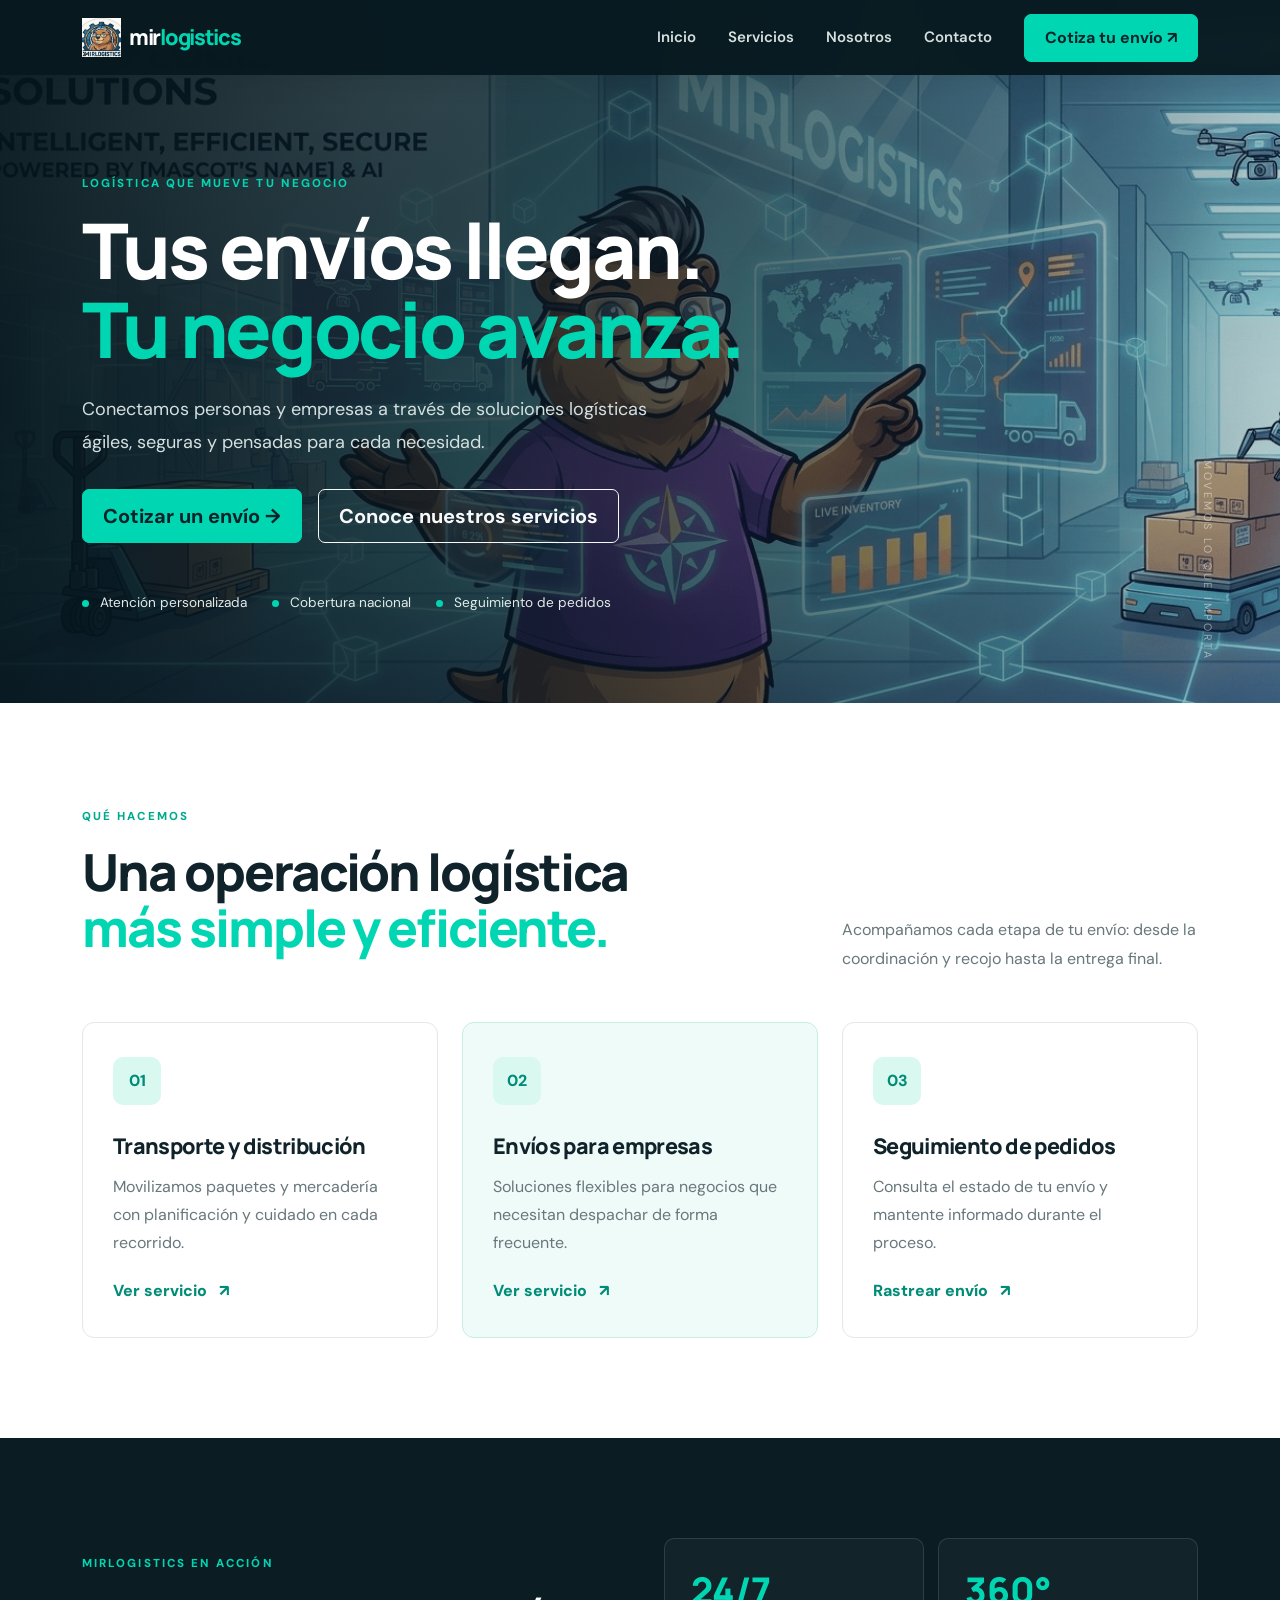
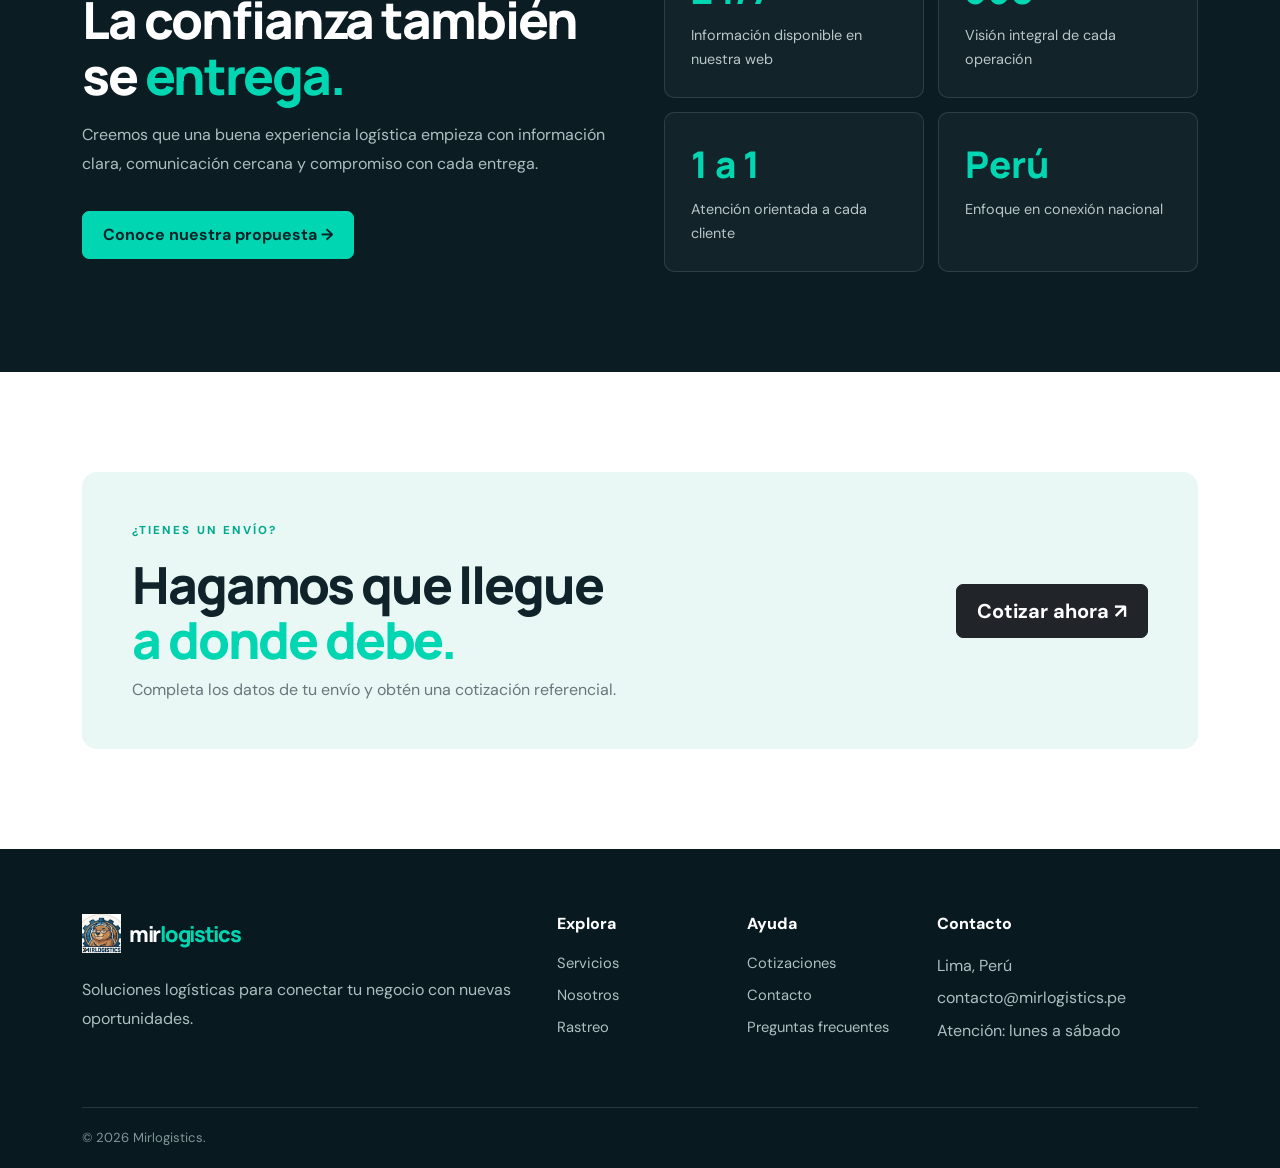
<file: index.html>
<!doctype html>
<html lang="es">
<head>
  <meta charset="utf-8"><meta name="viewport" content="width=device-width, initial-scale=1">
  <meta name="description" content="Mirlogistics: soluciones de transporte, distribución y seguimiento de envíos en Perú.">
  <title>Mirlogistics | Logística inteligente</title>
  <link rel="icon" href="IMAGENES/CASTOR%20LOGO.ico">
  <link rel="preconnect" href="https://fonts.googleapis.com"><link rel="preconnect" href="https://fonts.gstatic.com" crossorigin>
  <link href="https://fonts.googleapis.com/css2?family=DM+Sans:wght@400;500;600;700&family=Manrope:wght@400;500;600;700;800&display=swap" rel="stylesheet">
  <link href="https://cdn.jsdelivr.net/npm/bootstrap@5.3.3/dist/css/bootstrap.min.css" rel="stylesheet">
  <link rel="stylesheet" href="css/styles.css">
</head>
<body>
<nav class="navbar navbar-expand-lg navbar-dark fixed-top nav-glass">
 <div class="container"><a class="navbar-brand d-flex align-items-center gap-2" href="index.html"><img src="IMAGENES/CASTOR%20LOGO.ico" alt="Logo Mirlogistics"><span>mir<span class="brand-accent">logistics</span></span></a>
 <button class="navbar-toggler" type="button" data-bs-toggle="collapse" data-bs-target="#menu" aria-label="Abrir menú"><span class="navbar-toggler-icon"></span></button>
 <div class="collapse navbar-collapse" id="menu"><ul class="navbar-nav ms-auto align-items-lg-center gap-lg-3">
 <li class="nav-item"><a class="nav-link active" href="index.html">Inicio</a></li><li class="nav-item"><a class="nav-link" href="servicios.html">Servicios</a></li><li class="nav-item"><a class="nav-link" href="nosotros.html">Nosotros</a></li><li class="nav-item"><a class="nav-link" href="contacto.html">Contacto</a></li><li class="nav-item"><a class="btn btn-accent ms-lg-2" href="cotizar.html">Cotiza tu envío <span aria-hidden="true">↗</span></a></li>
 </ul></div></div>
</nav>
<header class="hero">
 <div class="hero-shade"></div><div class="container position-relative hero-content">
  <span class="eyebrow reveal">LOGÍSTICA QUE MUEVE TU NEGOCIO</span>
  <h1 class="reveal delay-1">Tus envíos llegan.<br><span>Tu negocio avanza.</span></h1>
  <p class="hero-copy reveal delay-2">Conectamos personas y empresas a través de soluciones logísticas ágiles, seguras y pensadas para cada necesidad.</p>
  <div class="d-flex flex-wrap gap-3 reveal delay-3"><a class="btn btn-accent btn-lg" href="cotizar.html">Cotizar un envío <span>→</span></a><a class="btn btn-outline-light btn-lg" href="servicios.html">Conoce nuestros servicios</a></div>
  <div class="hero-proof reveal delay-3"><span><i></i> Atención personalizada</span><span><i></i> Cobertura nacional</span><span><i></i> Seguimiento de pedidos</span></div>
 </div>
 <div class="hero-label">MOVEMOS LO QUE IMPORTA</div>
</header>
<main>
 <section class="section-pad"><div class="container"><div class="row align-items-end mb-5"><div class="col-lg-7"><span class="eyebrow">QUÉ HACEMOS</span><h2 class="section-title">Una operación logística<br><span>más simple y eficiente.</span></h2></div><div class="col-lg-4 ms-auto"><p class="muted mb-0">Acompañamos cada etapa de tu envío: desde la coordinación y recojo hasta la entrega final.</p></div></div>
 <div class="row g-4">
  <div class="col-md-4"><article class="service-card"><div class="service-icon">01</div><h3>Transporte y distribución</h3><p>Movilizamos paquetes y mercadería con planificación y cuidado en cada recorrido.</p><a href="servicios.html">Ver servicio <b>↗</b></a></article></div>
  <div class="col-md-4"><article class="service-card featured"><div class="service-icon">02</div><h3>Envíos para empresas</h3><p>Soluciones flexibles para negocios que necesitan despachar de forma frecuente.</p><a href="servicios.html">Ver servicio <b>↗</b></a></article></div>
  <div class="col-md-4"><article class="service-card"><div class="service-icon">03</div><h3>Seguimiento de pedidos</h3><p>Consulta el estado de tu envío y mantente informado durante el proceso.</p><a href="rastreo.html">Rastrear envío <b>↗</b></a></article></div>
 </div></div></section>
 <section class="dark-band section-pad"><div class="container"><div class="row g-5 align-items-center"><div class="col-lg-6"><span class="eyebrow">MIRLOGISTICS EN ACCIÓN</span><h2 class="section-title text-white">La confianza también<br>se <span>entrega.</span></h2><p class="text-soft mt-3">Creemos que una buena experiencia logística empieza con información clara, comunicación cercana y compromiso con cada entrega.</p><a class="btn btn-accent mt-3" href="nosotros.html">Conoce nuestra propuesta →</a></div><div class="col-lg-6"><div class="metric-grid"><div class="metric"><strong>24/7</strong><span>Información disponible en nuestra web</span></div><div class="metric"><strong>360°</strong><span>Visión integral de cada operación</span></div><div class="metric"><strong>1 a 1</strong><span>Atención orientada a cada cliente</span></div><div class="metric"><strong>Perú</strong><span>Enfoque en conexión nacional</span></div></div></div></div></div></section>
 <section class="section-pad"><div class="container"><div class="cta-panel"><div><span class="eyebrow">¿TIENES UN ENVÍO?</span><h2>Hagamos que llegue<br><span>a donde debe.</span></h2><p class="muted mb-0">Completa los datos de tu envío y obtén una cotización referencial.</p></div><a class="btn btn-dark btn-lg" href="cotizar.html">Cotizar ahora ↗</a></div></div></section>
</main>
<footer class="site-footer"><div class="container"><div class="row gy-4"><div class="col-lg-5"><a class="navbar-brand d-inline-flex align-items-center gap-2" href="index.html"><img src="IMAGENES/CASTOR%20LOGO.ico" alt=""><span>mir<span class="brand-accent">logistics</span></span></a><p class="text-soft mt-3">Soluciones logísticas para conectar tu negocio con nuevas oportunidades.</p></div><div class="col-6 col-lg-2"><h6>Explora</h6><a href="servicios.html">Servicios</a><a href="nosotros.html">Nosotros</a><a href="rastreo.html">Rastreo</a></div><div class="col-6 col-lg-2"><h6>Ayuda</h6><a href="cotizar.html">Cotizaciones</a><a href="contacto.html">Contacto</a><a href="contacto.html#preguntas">Preguntas frecuentes</a></div><div class="col-lg-3"><h6>Contacto</h6><p class="text-soft mb-1">Lima, Perú</p><p class="text-soft mb-1">contacto@mirlogistics.pe</p><p class="text-soft">Atención: lunes a sábado</p></div></div><div class="footer-bottom">© 2026 Mirlogistics.</div></div></footer>
<script src="https://cdn.jsdelivr.net/npm/bootstrap@5.3.3/dist/js/bootstrap.bundle.min.js"></script><script src="js/main.js"></script>
</body></html>
</file>
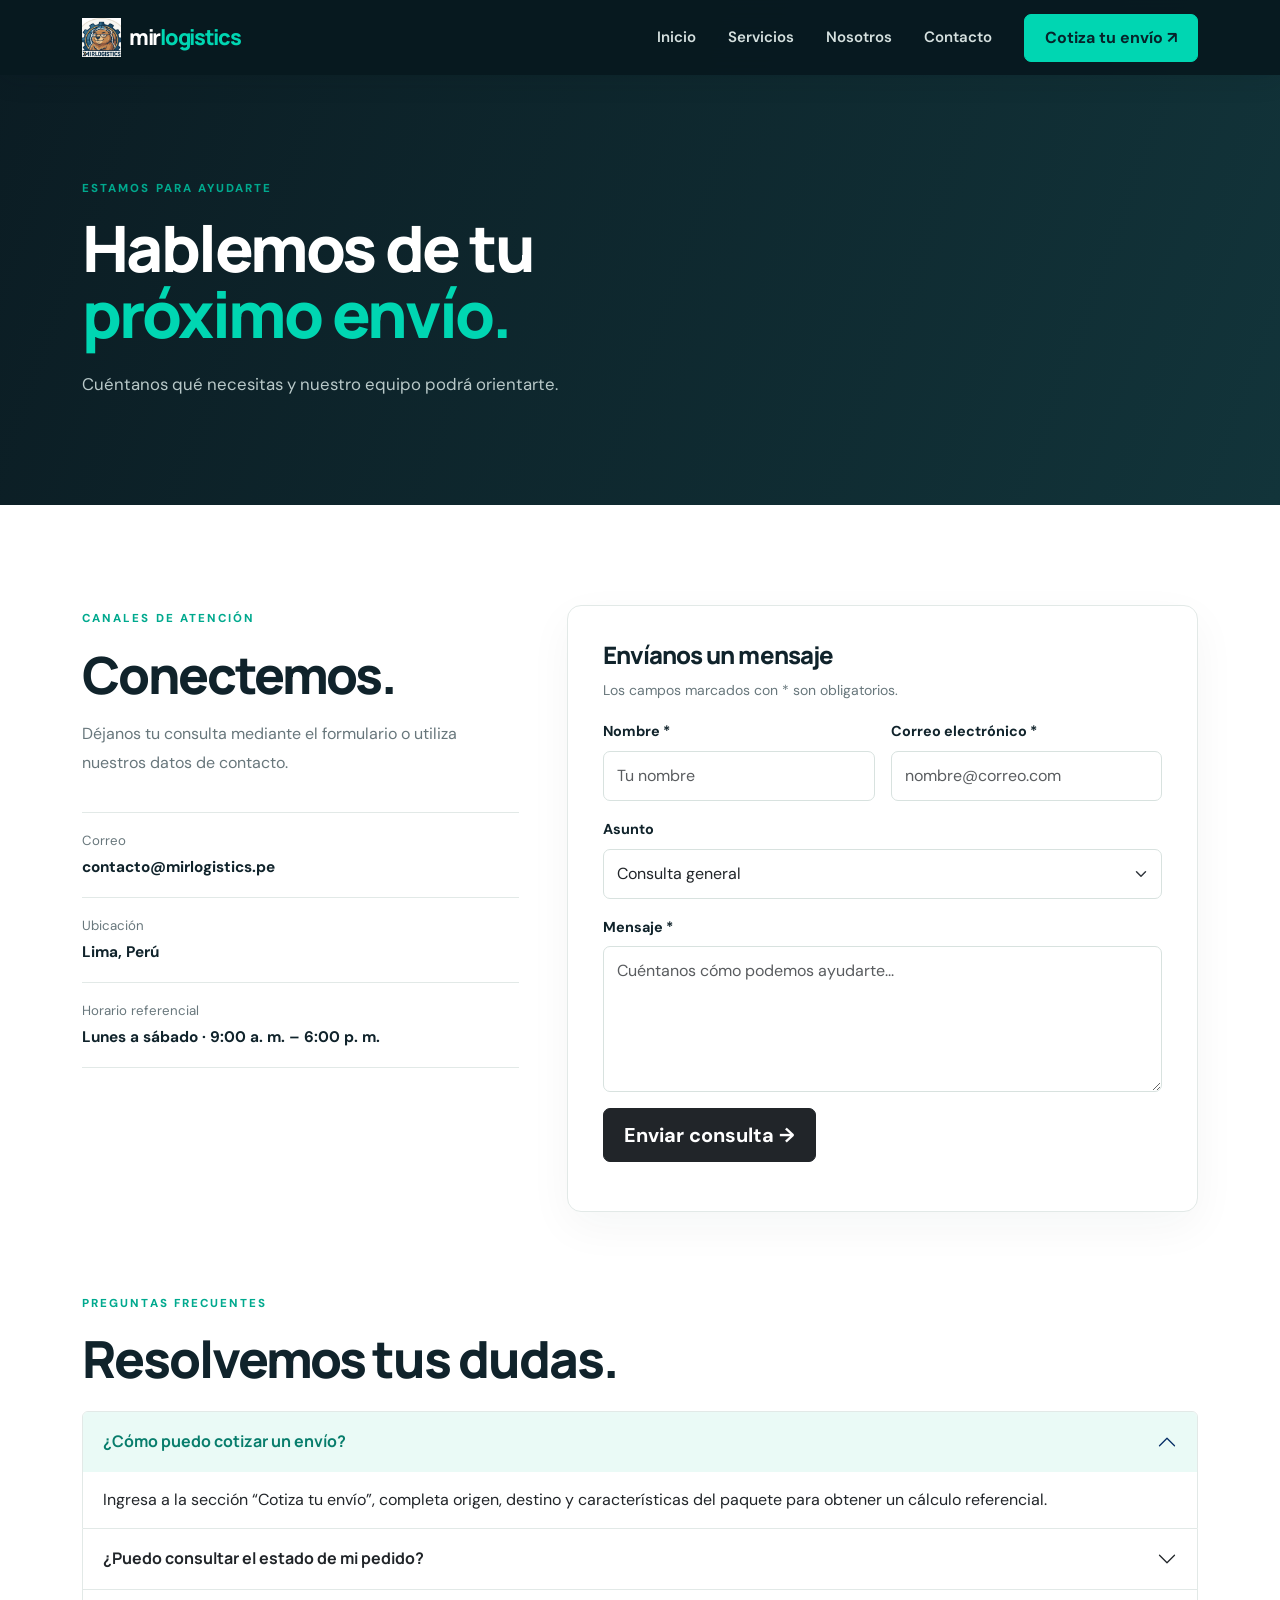
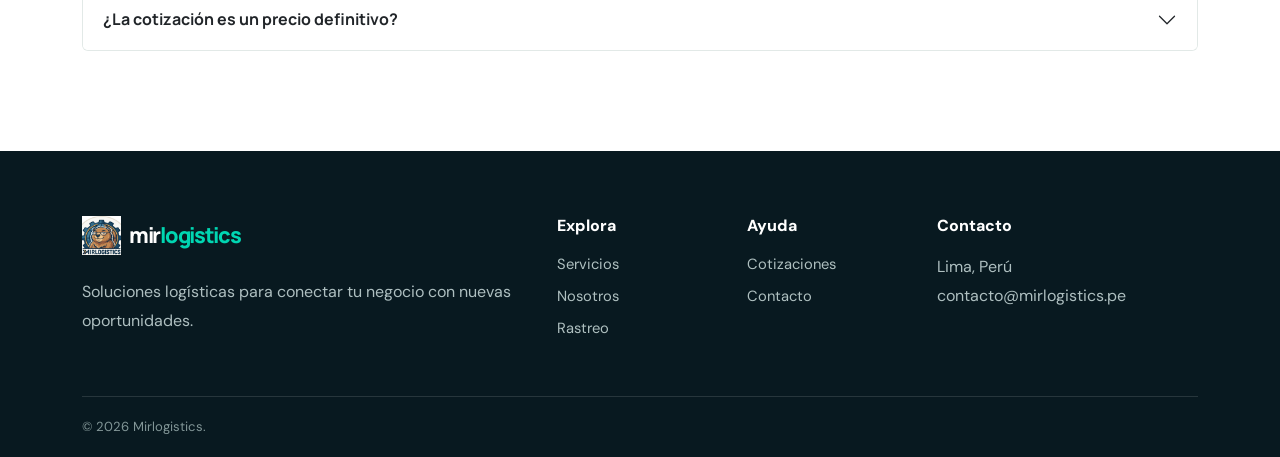
<file: contacto.html>
<!doctype html><html lang="es"><head><meta charset="utf-8"><meta name="viewport" content="width=device-width, initial-scale=1"><meta name="description" content="Mirlogistics, soluciones logísticas en Perú."><title>Contacto | Mirlogistics</title><link rel="icon" href="IMAGENES/CASTOR%20LOGO.ico"><link rel="preconnect" href="https://fonts.googleapis.com"><link href="https://fonts.googleapis.com/css2?family=DM+Sans:wght@400;500;600;700&family=Manrope:wght@400;500;600;700;800&display=swap" rel="stylesheet"><link href="https://cdn.jsdelivr.net/npm/bootstrap@5.3.3/dist/css/bootstrap.min.css" rel="stylesheet"><link rel="stylesheet" href="css/styles.css"></head><body><nav class="navbar navbar-expand-lg navbar-dark fixed-top nav-glass"><div class="container"><a class="navbar-brand d-flex align-items-center gap-2" href="index.html"><img src="IMAGENES/CASTOR%20LOGO.ico" alt="Logo Mirlogistics"><span>mir<span class="brand-accent">logistics</span></span></a><button class="navbar-toggler" type="button" data-bs-toggle="collapse" data-bs-target="#menu" aria-label="Abrir menú"><span class="navbar-toggler-icon"></span></button><div class="collapse navbar-collapse" id="menu"><ul class="navbar-nav ms-auto align-items-lg-center gap-lg-3"><li class="nav-item"><a class="nav-link" href="index.html">Inicio</a></li><li class="nav-item"><a class="nav-link" href="servicios.html">Servicios</a></li><li class="nav-item"><a class="nav-link" href="nosotros.html">Nosotros</a></li><li class="nav-item"><a class="nav-link" href="contacto.html">Contacto</a></li><li class="nav-item"><a class="btn btn-accent ms-lg-2" href="cotizar.html">Cotiza tu envío ↗</a></li></ul></div></div></nav>
<header class="inner-hero"><div class="container"><span class="eyebrow">ESTAMOS PARA AYUDARTE</span><h1>Hablemos de tu<br><span>próximo envío.</span></h1><p>Cuéntanos qué necesitas y nuestro equipo podrá orientarte.</p></div></header>
<main class="section-pad"><div class="container"><div class="row g-5"><div class="col-lg-5"><span class="eyebrow">CANALES DE ATENCIÓN</span><h2 class="section-title">Conectemos.</h2><p class="muted">Déjanos tu consulta mediante el formulario o utiliza nuestros datos de contacto.</p><div class="contact-info"><div><span>Correo</span><strong>contacto@mirlogistics.pe</strong></div><div><span>Ubicación</span><strong>Lima, Perú</strong></div><div><span>Horario referencial</span><strong>Lunes a sábado · 9:00 a. m. – 6:00 p. m.</strong></div></div></div>
<div class="col-lg-7"><form class="form-panel demo-form"><h3>Envíanos un mensaje</h3><p class="muted small">Los campos marcados con * son obligatorios.</p><div class="row g-3"><div class="col-md-6"><label class="form-label" for="nombre">Nombre *</label><input class="form-control" id="nombre" required placeholder="Tu nombre"></div><div class="col-md-6"><label class="form-label" for="email">Correo electrónico *</label><input class="form-control" id="email" type="email" required placeholder="nombre@correo.com"></div><div class="col-12"><label class="form-label" for="asunto">Asunto</label><select class="form-select" id="asunto"><option>Consulta general</option><option>Información de servicios</option><option>Seguimiento de envío</option><option>Atención para empresas</option></select></div><div class="col-12"><label class="form-label" for="mensaje">Mensaje *</label><textarea class="form-control" id="mensaje" rows="5" required placeholder="Cuéntanos cómo podemos ayudarte..."></textarea></div><div class="col-12"><button class="btn btn-dark btn-lg" type="submit">Enviar consulta →</button><div class="form-feedback" role="status"></div></div></div></form></div></div>
<section id="preguntas" class="faq-wrap mt-5"><span class="eyebrow">PREGUNTAS FRECUENTES</span><h2 class="section-title">Resolvemos tus dudas.</h2><div class="accordion mt-4" id="faq"><div class="accordion-item"><h3 class="accordion-header"><button class="accordion-button" data-bs-toggle="collapse" data-bs-target="#q1">¿Cómo puedo cotizar un envío?</button></h3><div id="q1" class="accordion-collapse collapse show" data-bs-parent="#faq"><div class="accordion-body">Ingresa a la sección “Cotiza tu envío”, completa origen, destino y características del paquete para obtener un cálculo referencial.</div></div></div><div class="accordion-item"><h3 class="accordion-header"><button class="accordion-button collapsed" data-bs-toggle="collapse" data-bs-target="#q2">¿Puedo consultar el estado de mi pedido?</button></h3><div id="q2" class="accordion-collapse collapse" data-bs-parent="#faq"><div class="accordion-body">Sí. En la sección de rastreo puedes ingresar un código de demostración para visualizar un estado de ejemplo.</div></div></div><div class="accordion-item"><h3 class="accordion-header"><button class="accordion-button collapsed" data-bs-toggle="collapse" data-bs-target="#q3">¿La cotización es un precio definitivo?</button></h3><div id="q3" class="accordion-collapse collapse" data-bs-parent="#faq"><div class="accordion-body">No. El precio puede variar segun se añada algun otro servicio adicional o cambio en base a programación.</div></div></div></div></section></div></main><footer class="site-footer"><div class="container"><div class="row gy-4"><div class="col-lg-5"><a class="navbar-brand d-inline-flex align-items-center gap-2" href="index.html"><img src="IMAGENES/CASTOR%20LOGO.ico" alt=""><span>mir<span class="brand-accent">logistics</span></span></a><p class="text-soft mt-3">Soluciones logísticas para conectar tu negocio con nuevas oportunidades.</p></div><div class="col-6 col-lg-2"><h6>Explora</h6><a href="servicios.html">Servicios</a><a href="nosotros.html">Nosotros</a><a href="rastreo.html">Rastreo</a></div><div class="col-6 col-lg-2"><h6>Ayuda</h6><a href="cotizar.html">Cotizaciones</a><a href="contacto.html">Contacto</a></div><div class="col-lg-3"><h6>Contacto</h6><p class="text-soft">Lima, Perú<br>contacto@mirlogistics.pe</p></div></div><div class="footer-bottom">© 2026 Mirlogistics.</div></div></footer><script src="https://cdn.jsdelivr.net/npm/bootstrap@5.3.3/dist/js/bootstrap.bundle.min.js"></script><script src="js/main.js"></script></body></html>
</file>
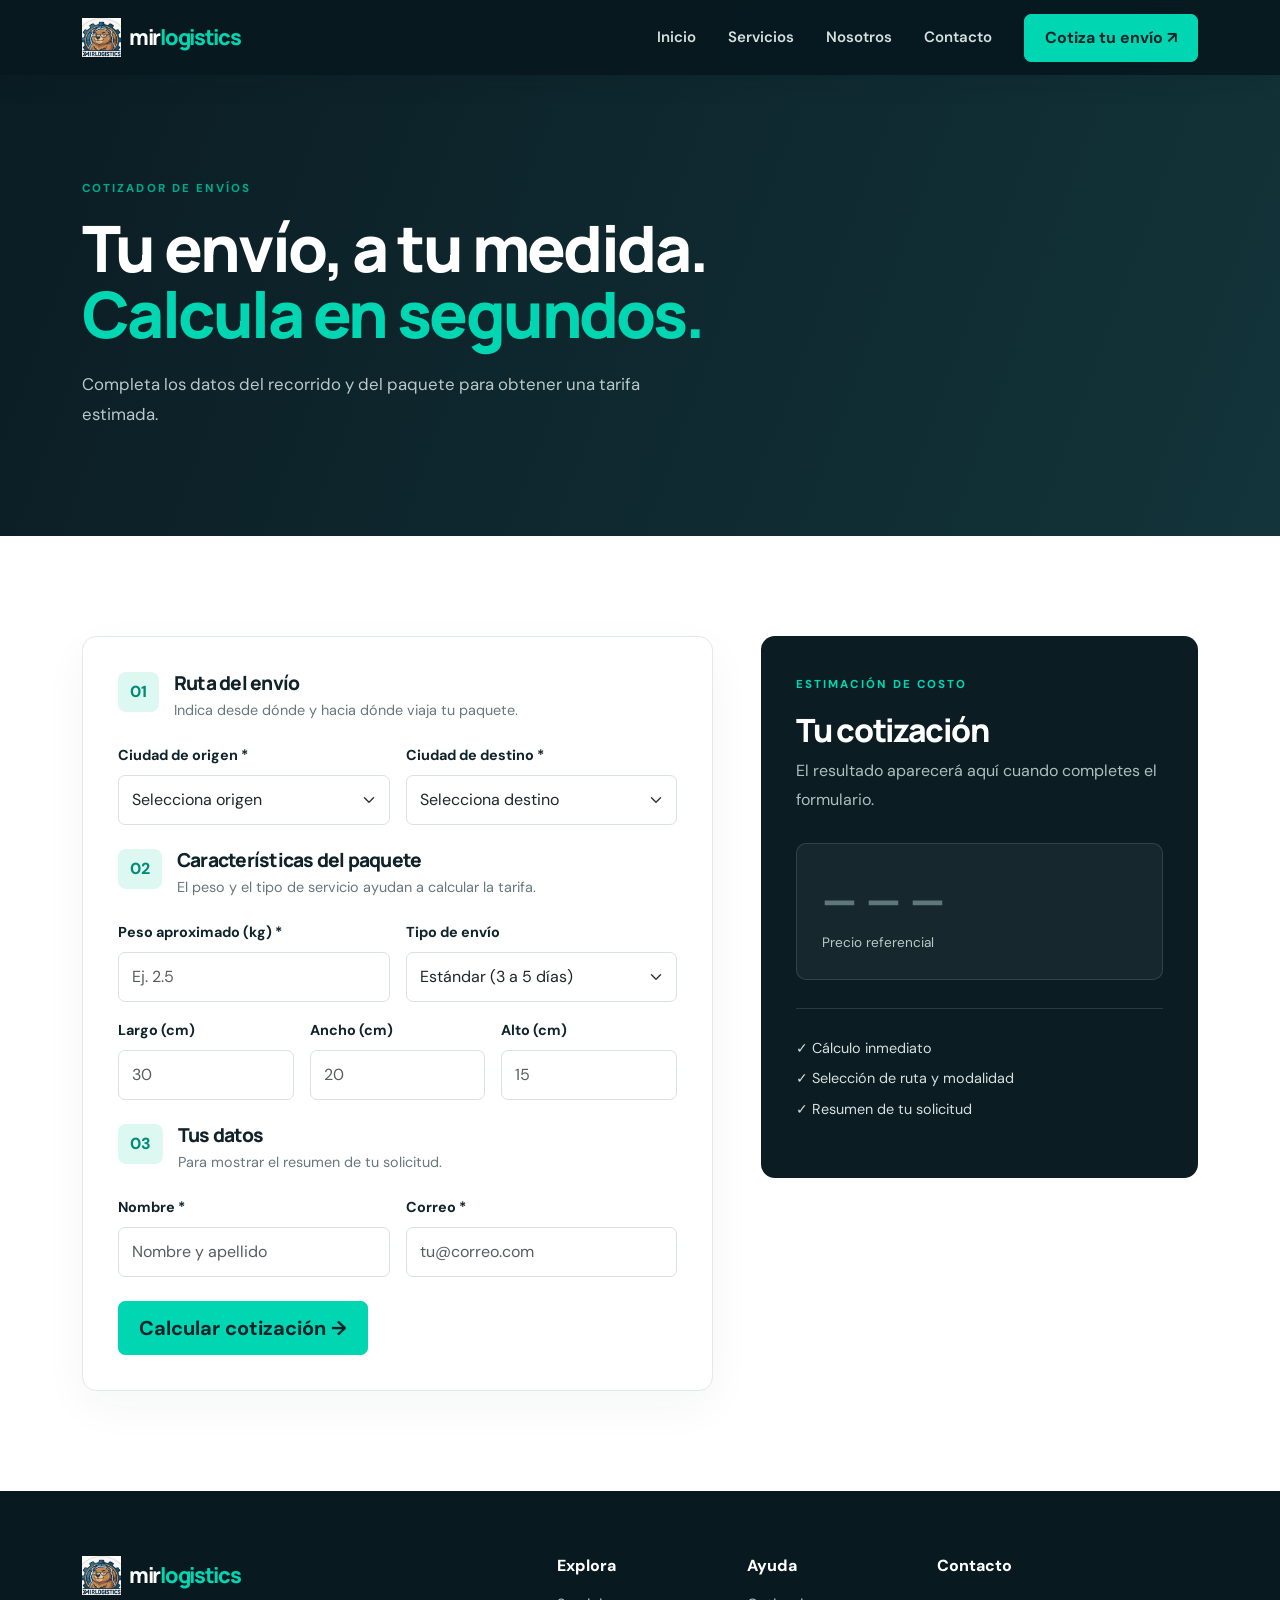
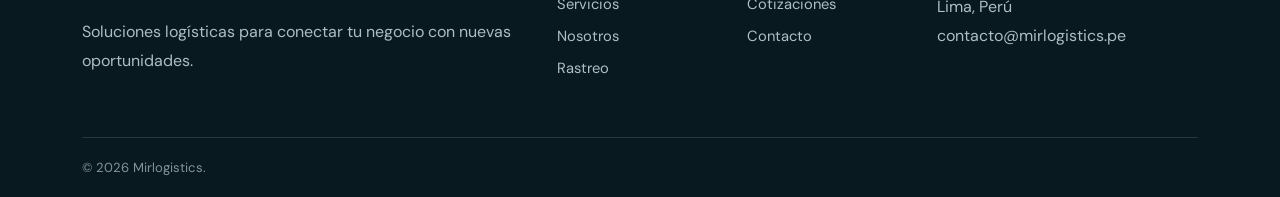
<file: cotizar.html>
<!doctype html><html lang="es"><head><meta charset="utf-8"><meta name="viewport" content="width=device-width, initial-scale=1"><meta name="description" content="Mirlogistics, soluciones logísticas en Perú."><title>Cotiza tu envío | Mirlogistics</title><link rel="icon" href="IMAGENES/CASTOR%20LOGO.ico"><link rel="preconnect" href="https://fonts.googleapis.com"><link href="https://fonts.googleapis.com/css2?family=DM+Sans:wght@400;500;600;700&family=Manrope:wght@400;500;600;700;800&display=swap" rel="stylesheet"><link href="https://cdn.jsdelivr.net/npm/bootstrap@5.3.3/dist/css/bootstrap.min.css" rel="stylesheet"><link rel="stylesheet" href="css/styles.css"></head><body><nav class="navbar navbar-expand-lg navbar-dark fixed-top nav-glass"><div class="container"><a class="navbar-brand d-flex align-items-center gap-2" href="index.html"><img src="IMAGENES/CASTOR%20LOGO.ico" alt="Logo Mirlogistics"><span>mir<span class="brand-accent">logistics</span></span></a><button class="navbar-toggler" type="button" data-bs-toggle="collapse" data-bs-target="#menu" aria-label="Abrir menú"><span class="navbar-toggler-icon"></span></button><div class="collapse navbar-collapse" id="menu"><ul class="navbar-nav ms-auto align-items-lg-center gap-lg-3"><li class="nav-item"><a class="nav-link" href="index.html">Inicio</a></li><li class="nav-item"><a class="nav-link" href="servicios.html">Servicios</a></li><li class="nav-item"><a class="nav-link" href="nosotros.html">Nosotros</a></li><li class="nav-item"><a class="nav-link" href="contacto.html">Contacto</a></li><li class="nav-item"><a class="btn btn-accent ms-lg-2" href="cotizar.html">Cotiza tu envío ↗</a></li></ul></div></div></nav>
<header class="inner-hero"><div class="container"><span class="eyebrow">COTIZADOR DE ENVÍOS</span><h1>Tu envío, a tu medida.<br><span>Calcula en segundos.</span></h1><p>Completa los datos del recorrido y del paquete para obtener una tarifa estimada.</p></div></header>
<main class="section-pad"><div class="container"><div class="row g-5 align-items-start"><div class="col-lg-7"><form id="quoteForm" class="form-panel"><div class="form-step"><span>01</span><div><h3>Ruta del envío</h3><p>Indica desde dónde y hacia dónde viaja tu paquete.</p></div></div><div class="row g-3"><div class="col-md-6"><label class="form-label" for="origen">Ciudad de origen *</label><select class="form-select" id="origen" required><option value="">Selecciona origen</option><option>Lima</option><option>Arequipa</option><option>Trujillo</option><option>Chiclayo</option><option>Piura</option><option>Cusco</option><option>Huancayo</option><option>Iquitos</option></select></div><div class="col-md-6"><label class="form-label" for="destino">Ciudad de destino *</label><select class="form-select" id="destino" required><option value="">Selecciona destino</option><option>Lima</option><option>Arequipa</option><option>Trujillo</option><option>Chiclayo</option><option>Piura</option><option>Cusco</option><option>Huancayo</option><option>Iquitos</option></select></div></div>
<div class="form-step mt-4"><span>02</span><div><h3>Características del paquete</h3><p>El peso y el tipo de servicio ayudan a calcular la tarifa.</p></div></div><div class="row g-3"><div class="col-md-6"><label class="form-label" for="peso">Peso aproximado (kg) *</label><input class="form-control" type="number" id="peso" min="0.1" max="100" step="0.1" required placeholder="Ej. 2.5"></div><div class="col-md-6"><label class="form-label" for="tipo">Tipo de envío</label><select class="form-select" id="tipo"><option value="1">Estándar (3 a 5 días)</option><option value="1.35">Prioritario (1 a 2 días)</option></select></div><div class="col-md-4"><label class="form-label" for="largo">Largo (cm)</label><input class="form-control" type="number" id="largo" min="1" placeholder="30"></div><div class="col-md-4"><label class="form-label" for="ancho">Ancho (cm)</label><input class="form-control" type="number" id="ancho" min="1" placeholder="20"></div><div class="col-md-4"><label class="form-label" for="alto">Alto (cm)</label><input class="form-control" type="number" id="alto" min="1" placeholder="15"></div></div>
<div class="form-step mt-4"><span>03</span><div><h3>Tus datos</h3><p>Para mostrar el resumen de tu solicitud.</p></div></div><div class="row g-3"><div class="col-md-6"><label class="form-label" for="cliente">Nombre *</label><input class="form-control" id="cliente" required placeholder="Nombre y apellido"></div><div class="col-md-6"><label class="form-label" for="correo">Correo *</label><input class="form-control" id="correo" type="email" required placeholder="tu@correo.com"></div></div><button class="btn btn-accent btn-lg mt-4" type="submit">Calcular cotización →</button></form></div>
<div class="col-lg-5"><aside class="quote-aside"><span class="eyebrow">ESTIMACIÓN DE COSTO</span><h2>Tu cotización</h2><p class="text-soft">El resultado aparecerá aquí cuando completes el formulario.</p><div id="quoteResult" class="quote-result"><div class="quote-placeholder">— — —</div><span>Precio referencial</span></div><div class="quote-notes"><p>✓ Cálculo inmediato</p><p>✓ Selección de ruta y modalidad</p><p>✓ Resumen de tu solicitud</p></div><small></small></aside></div></div></div></main><footer class="site-footer"><div class="container"><div class="row gy-4"><div class="col-lg-5"><a class="navbar-brand d-inline-flex align-items-center gap-2" href="index.html"><img src="IMAGENES/CASTOR%20LOGO.ico" alt=""><span>mir<span class="brand-accent">logistics</span></span></a><p class="text-soft mt-3">Soluciones logísticas para conectar tu negocio con nuevas oportunidades.</p></div><div class="col-6 col-lg-2"><h6>Explora</h6><a href="servicios.html">Servicios</a><a href="nosotros.html">Nosotros</a><a href="rastreo.html">Rastreo</a></div><div class="col-6 col-lg-2"><h6>Ayuda</h6><a href="cotizar.html">Cotizaciones</a><a href="contacto.html">Contacto</a></div><div class="col-lg-3"><h6>Contacto</h6><p class="text-soft">Lima, Perú<br>contacto@mirlogistics.pe</p></div></div><div class="footer-bottom">© 2026 Mirlogistics.</div></div></footer><script src="https://cdn.jsdelivr.net/npm/bootstrap@5.3.3/dist/js/bootstrap.bundle.min.js"></script><script src="js/main.js"></script></body></html>
</file>
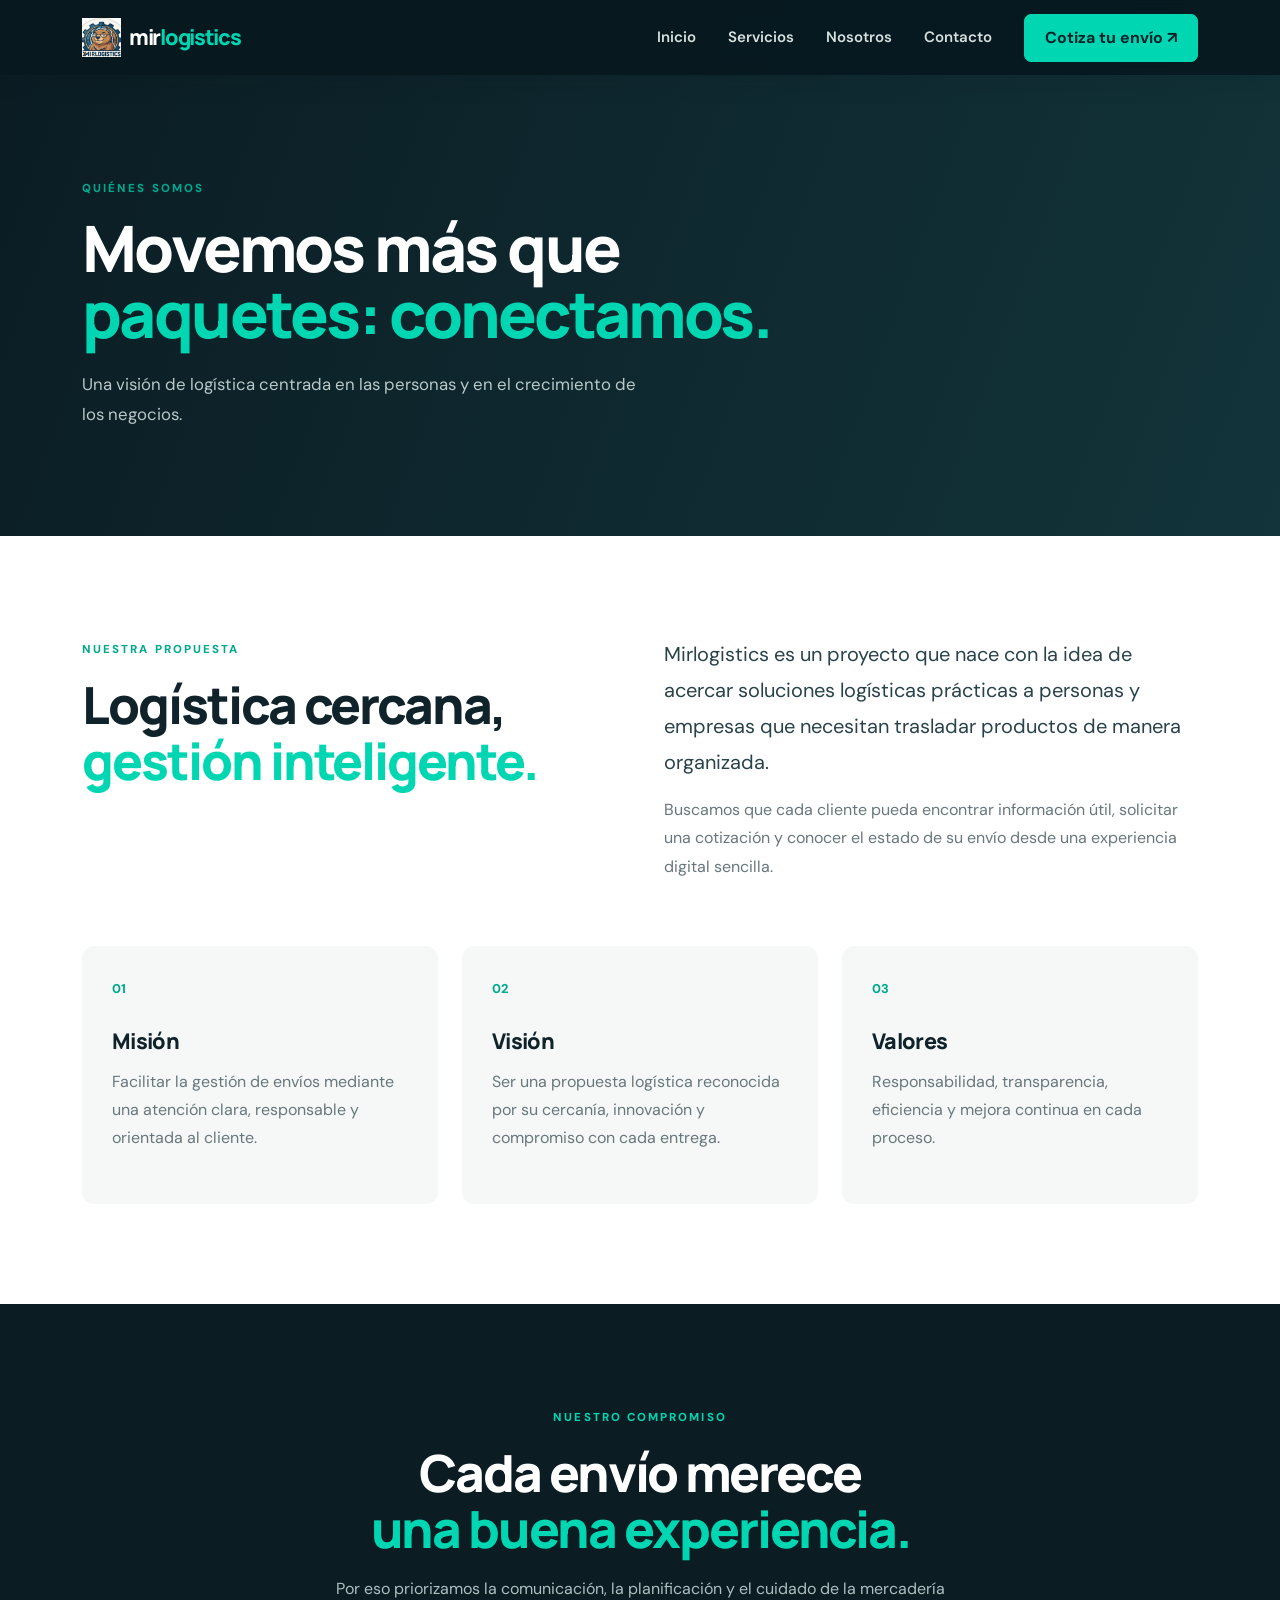
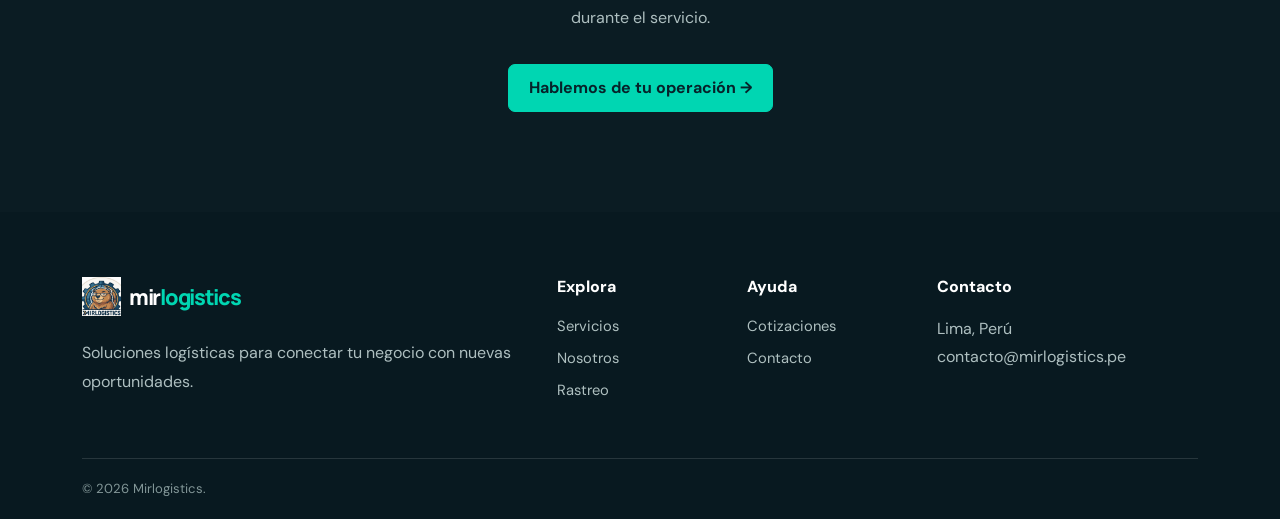
<file: nosotros.html>
<!doctype html><html lang="es"><head><meta charset="utf-8"><meta name="viewport" content="width=device-width, initial-scale=1"><meta name="description" content="Mirlogistics, soluciones logísticas en Perú."><title>Nosotros | Mirlogistics</title><link rel="icon" href="IMAGENES/CASTOR%20LOGO.ico"><link rel="preconnect" href="https://fonts.googleapis.com"><link href="https://fonts.googleapis.com/css2?family=DM+Sans:wght@400;500;600;700&family=Manrope:wght@400;500;600;700;800&display=swap" rel="stylesheet"><link href="https://cdn.jsdelivr.net/npm/bootstrap@5.3.3/dist/css/bootstrap.min.css" rel="stylesheet"><link rel="stylesheet" href="css/styles.css"></head><body><nav class="navbar navbar-expand-lg navbar-dark fixed-top nav-glass"><div class="container"><a class="navbar-brand d-flex align-items-center gap-2" href="index.html"><img src="IMAGENES/CASTOR%20LOGO.ico" alt="Logo Mirlogistics"><span>mir<span class="brand-accent">logistics</span></span></a><button class="navbar-toggler" type="button" data-bs-toggle="collapse" data-bs-target="#menu" aria-label="Abrir menú"><span class="navbar-toggler-icon"></span></button><div class="collapse navbar-collapse" id="menu"><ul class="navbar-nav ms-auto align-items-lg-center gap-lg-3"><li class="nav-item"><a class="nav-link" href="index.html">Inicio</a></li><li class="nav-item"><a class="nav-link" href="servicios.html">Servicios</a></li><li class="nav-item"><a class="nav-link" href="nosotros.html">Nosotros</a></li><li class="nav-item"><a class="nav-link" href="contacto.html">Contacto</a></li><li class="nav-item"><a class="btn btn-accent ms-lg-2" href="cotizar.html">Cotiza tu envío ↗</a></li></ul></div></div></nav>
<header class="inner-hero"><div class="container"><span class="eyebrow">QUIÉNES SOMOS</span><h1>Movemos más que<br><span>paquetes: conectamos.</span></h1><p>Una visión de logística centrada en las personas y en el crecimiento de los negocios.</p></div></header>
<main><section class="section-pad"><div class="container"><div class="row g-5"><div class="col-lg-6"><span class="eyebrow">NUESTRA PROPUESTA</span><h2 class="section-title">Logística cercana,<br><span>gestión inteligente.</span></h2></div><div class="col-lg-6"><p class="lead-copy">Mirlogistics es un proyecto que nace con la idea de acercar soluciones logísticas prácticas a personas y empresas que necesitan trasladar productos de manera organizada.</p><p class="muted">Buscamos que cada cliente pueda encontrar información útil, solicitar una cotización y conocer el estado de su envío desde una experiencia digital sencilla.</p></div></div><div class="row g-4 mt-4"><div class="col-md-4"><div class="value-card"><span>01</span><h3>Misión</h3><p>Facilitar la gestión de envíos mediante una atención clara, responsable y orientada al cliente.</p></div></div><div class="col-md-4"><div class="value-card"><span>02</span><h3>Visión</h3><p>Ser una propuesta logística reconocida por su cercanía, innovación y compromiso con cada entrega.</p></div></div><div class="col-md-4"><div class="value-card"><span>03</span><h3>Valores</h3><p>Responsabilidad, transparencia, eficiencia y mejora continua en cada proceso.</p></div></div></div></div></section><section class="dark-band section-pad"><div class="container text-center"><span class="eyebrow">NUESTRO COMPROMISO</span><h2 class="section-title text-white mx-auto">Cada envío merece<br><span>una buena experiencia.</span></h2><p class="text-soft col-lg-7 mx-auto">Por eso priorizamos la comunicación, la planificación y el cuidado de la mercadería durante el servicio.</p><a href="contacto.html" class="btn btn-accent mt-3">Hablemos de tu operación →</a></div></section></main><footer class="site-footer"><div class="container"><div class="row gy-4"><div class="col-lg-5"><a class="navbar-brand d-inline-flex align-items-center gap-2" href="index.html"><img src="IMAGENES/CASTOR%20LOGO.ico" alt=""><span>mir<span class="brand-accent">logistics</span></span></a><p class="text-soft mt-3">Soluciones logísticas para conectar tu negocio con nuevas oportunidades.</p></div><div class="col-6 col-lg-2"><h6>Explora</h6><a href="servicios.html">Servicios</a><a href="nosotros.html">Nosotros</a><a href="rastreo.html">Rastreo</a></div><div class="col-6 col-lg-2"><h6>Ayuda</h6><a href="cotizar.html">Cotizaciones</a><a href="contacto.html">Contacto</a></div><div class="col-lg-3"><h6>Contacto</h6><p class="text-soft">Lima, Perú<br>contacto@mirlogistics.pe</p></div></div><div class="footer-bottom">© 2026 Mirlogistics.</div></div></footer><script src="https://cdn.jsdelivr.net/npm/bootstrap@5.3.3/dist/js/bootstrap.bundle.min.js"></script><script src="js/main.js"></script></body></html>
</file>
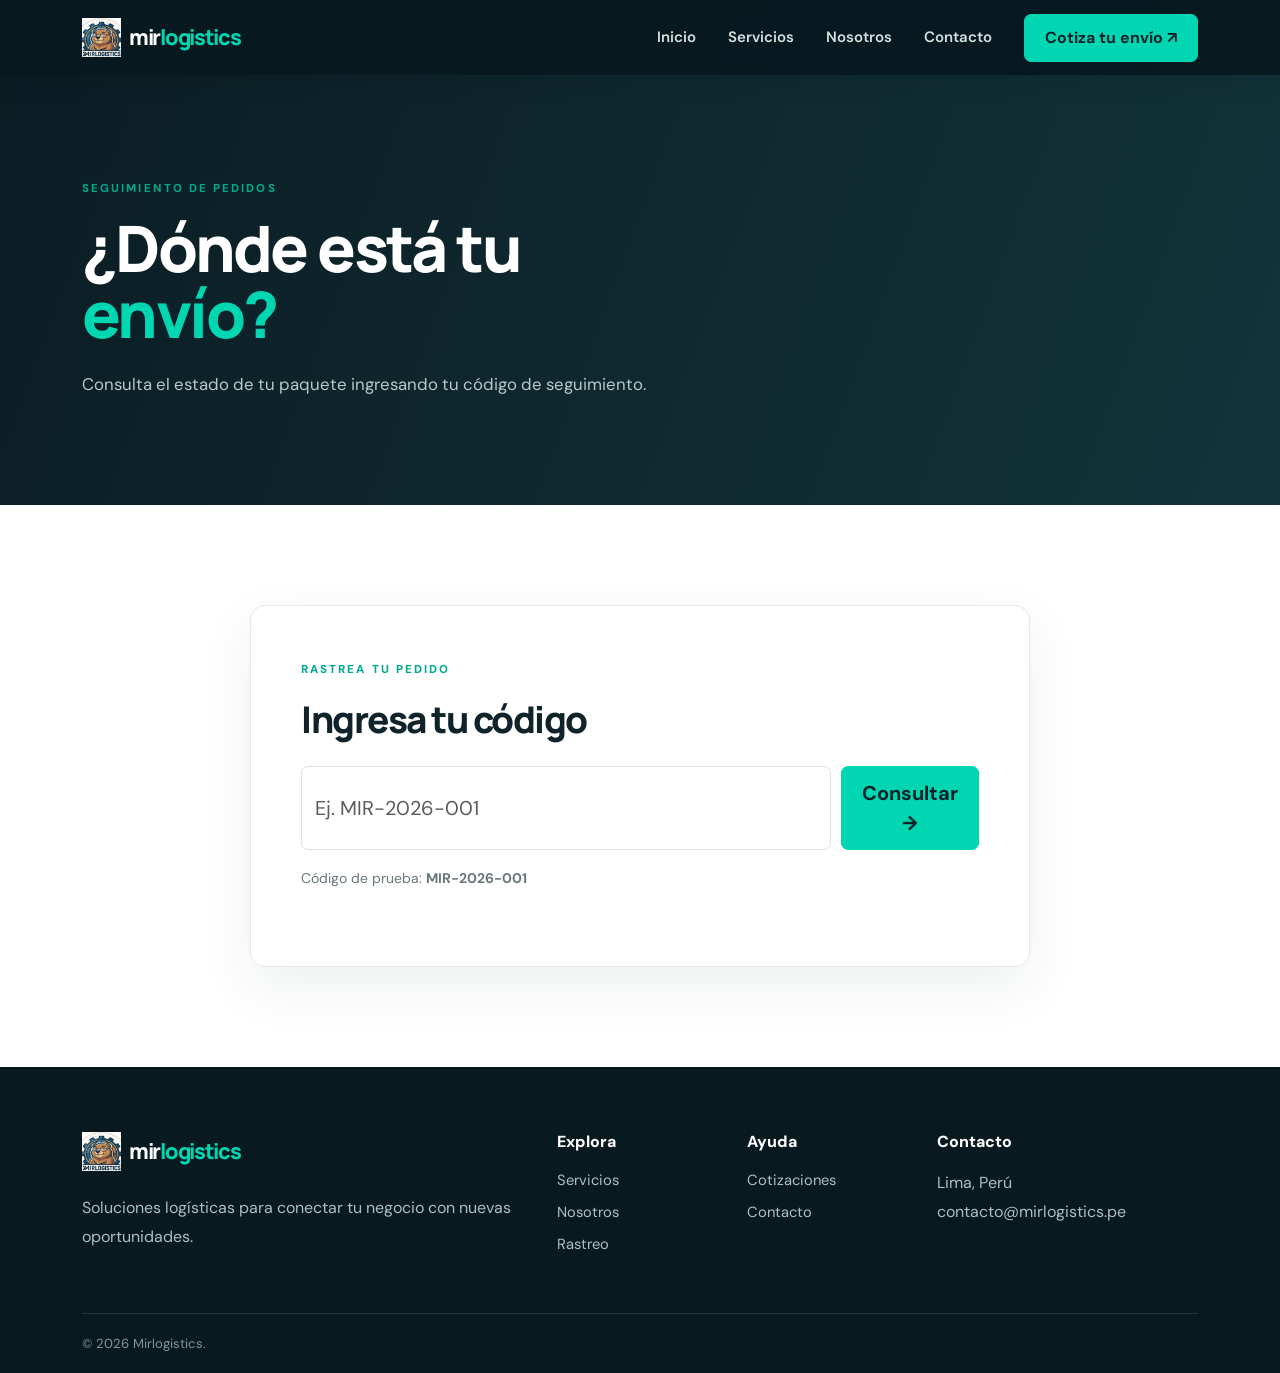
<file: rastreo.html>
<!doctype html><html lang="es"><head><meta charset="utf-8"><meta name="viewport" content="width=device-width, initial-scale=1"><meta name="description" content="Mirlogistics, soluciones logísticas en Perú."><title>Rastreo | Mirlogistics</title><link rel="icon" href="IMAGENES/CASTOR%20LOGO.ico"><link rel="preconnect" href="https://fonts.googleapis.com"><link href="https://fonts.googleapis.com/css2?family=DM+Sans:wght@400;500;600;700&family=Manrope:wght@400;500;600;700;800&display=swap" rel="stylesheet"><link href="https://cdn.jsdelivr.net/npm/bootstrap@5.3.3/dist/css/bootstrap.min.css" rel="stylesheet"><link rel="stylesheet" href="css/styles.css"></head><body><nav class="navbar navbar-expand-lg navbar-dark fixed-top nav-glass"><div class="container"><a class="navbar-brand d-flex align-items-center gap-2" href="index.html"><img src="IMAGENES/CASTOR%20LOGO.ico" alt="Logo Mirlogistics"><span>mir<span class="brand-accent">logistics</span></span></a><button class="navbar-toggler" type="button" data-bs-toggle="collapse" data-bs-target="#menu" aria-label="Abrir menú"><span class="navbar-toggler-icon"></span></button><div class="collapse navbar-collapse" id="menu"><ul class="navbar-nav ms-auto align-items-lg-center gap-lg-3"><li class="nav-item"><a class="nav-link" href="index.html">Inicio</a></li><li class="nav-item"><a class="nav-link" href="servicios.html">Servicios</a></li><li class="nav-item"><a class="nav-link" href="nosotros.html">Nosotros</a></li><li class="nav-item"><a class="nav-link" href="contacto.html">Contacto</a></li><li class="nav-item"><a class="btn btn-accent ms-lg-2" href="cotizar.html">Cotiza tu envío ↗</a></li></ul></div></div></nav>
<header class="inner-hero"><div class="container"><span class="eyebrow">SEGUIMIENTO DE PEDIDOS</span><h1>¿Dónde está tu<br><span>envío?</span></h1><p>Consulta el estado de tu paquete ingresando tu código de seguimiento.</p></div></header>
<main class="section-pad"><div class="container"><div class="tracking-panel"><span class="eyebrow">RASTREA TU PEDIDO</span><h2>Ingresa tu código</h2><form id="trackForm" class="tracking-form"><label class="visually-hidden" for="trackingCode">Código de seguimiento</label><input class="form-control form-control-lg" id="trackingCode" placeholder="Ej. MIR-2026-001" required><button class="btn btn-accent btn-lg">Consultar →</button></form><p class="muted small mt-3 mb-0">Código de prueba: <strong>MIR-2026-001</strong></p><div id="trackingResult" class="tracking-result" role="status"></div></div></div></main><footer class="site-footer"><div class="container"><div class="row gy-4"><div class="col-lg-5"><a class="navbar-brand d-inline-flex align-items-center gap-2" href="index.html"><img src="IMAGENES/CASTOR%20LOGO.ico" alt=""><span>mir<span class="brand-accent">logistics</span></span></a><p class="text-soft mt-3">Soluciones logísticas para conectar tu negocio con nuevas oportunidades.</p></div><div class="col-6 col-lg-2"><h6>Explora</h6><a href="servicios.html">Servicios</a><a href="nosotros.html">Nosotros</a><a href="rastreo.html">Rastreo</a></div><div class="col-6 col-lg-2"><h6>Ayuda</h6><a href="cotizar.html">Cotizaciones</a><a href="contacto.html">Contacto</a></div><div class="col-lg-3"><h6>Contacto</h6><p class="text-soft">Lima, Perú<br>contacto@mirlogistics.pe</p></div></div><div class="footer-bottom">© 2026 Mirlogistics.</div></div></footer><script src="https://cdn.jsdelivr.net/npm/bootstrap@5.3.3/dist/js/bootstrap.bundle.min.js"></script><script src="js/main.js"></script></body></html>
</file>
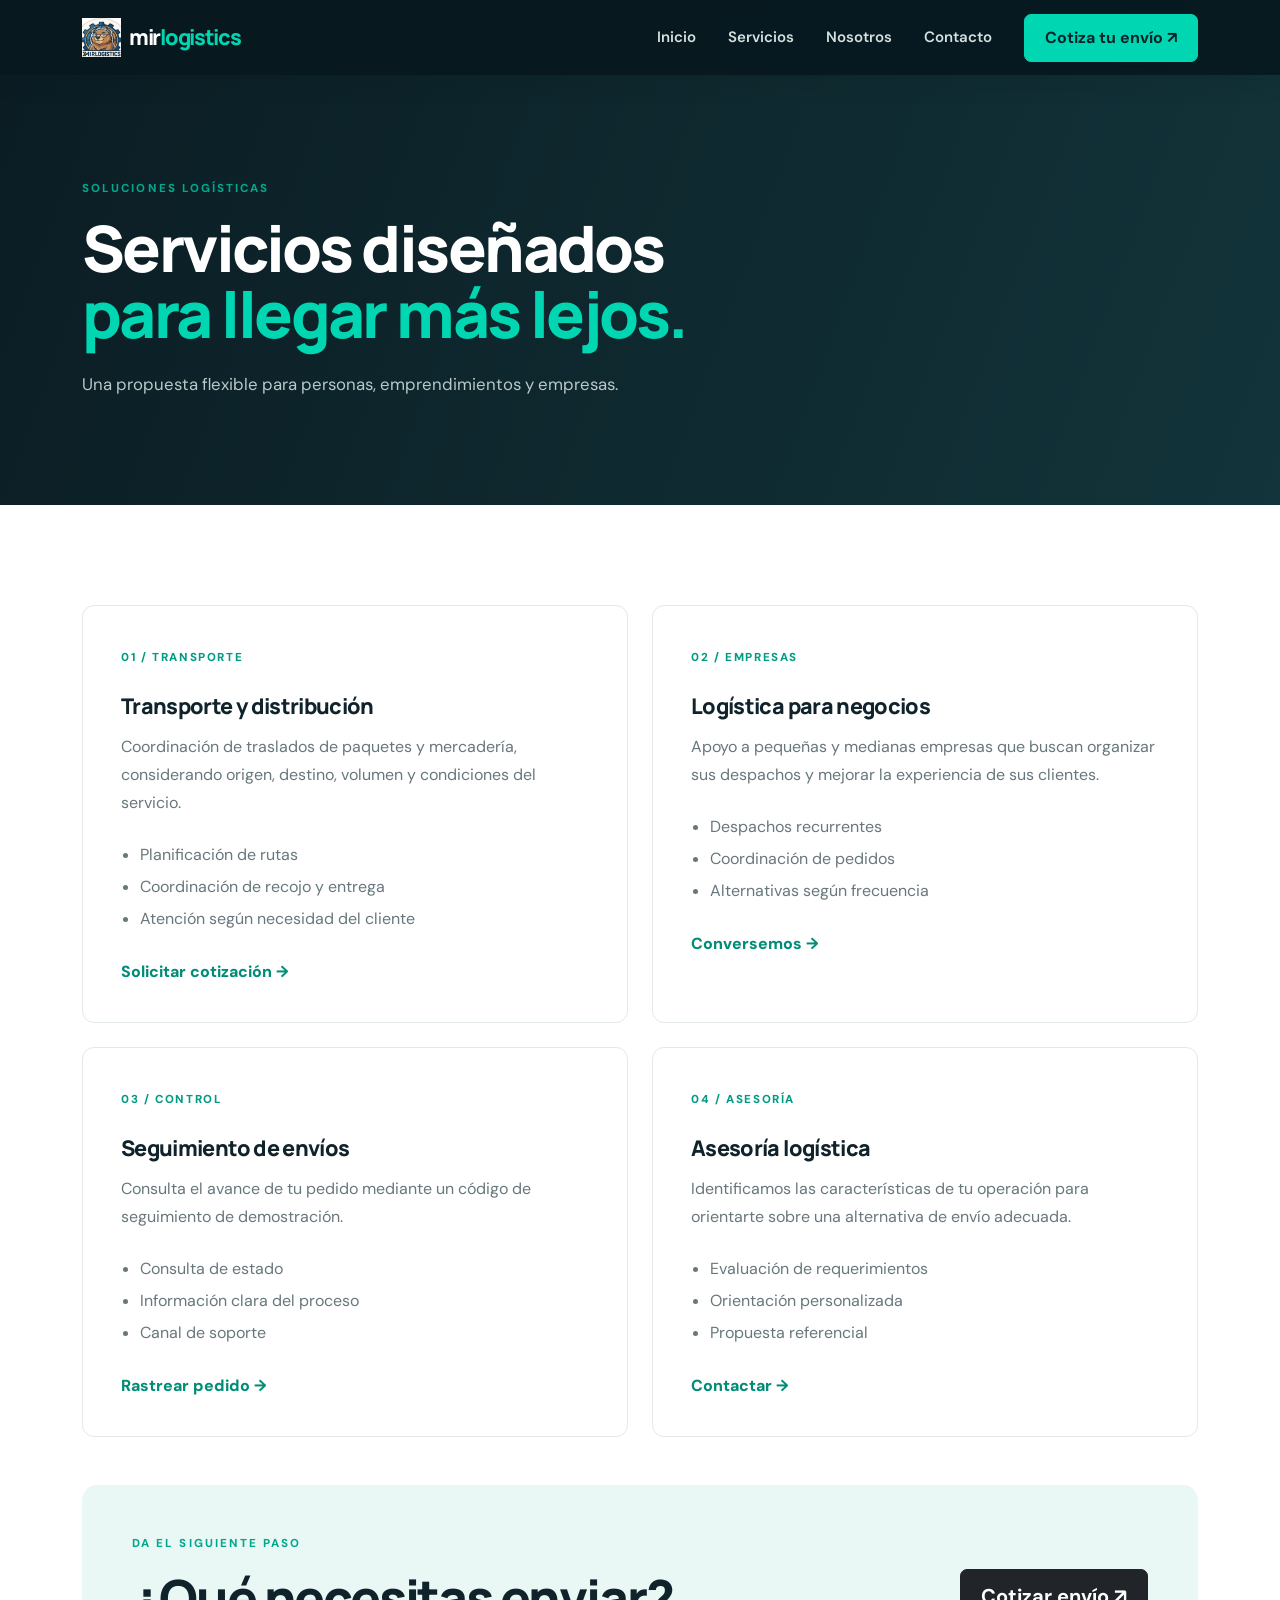
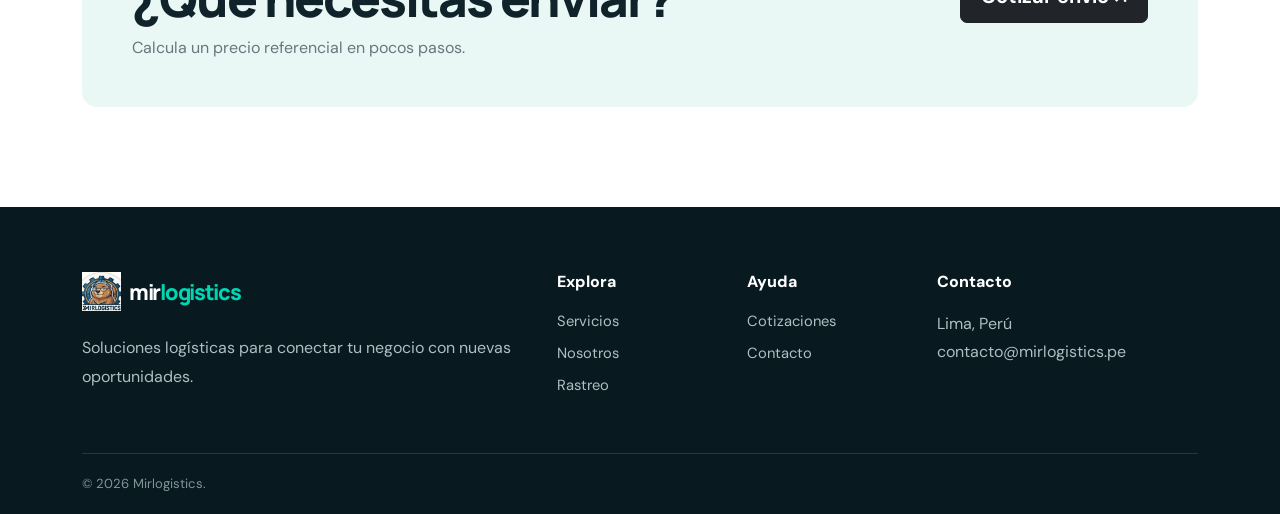
<file: servicios.html>
<!doctype html><html lang="es"><head><meta charset="utf-8"><meta name="viewport" content="width=device-width, initial-scale=1"><meta name="description" content="Mirlogistics, soluciones logísticas en Perú."><title>Servicios | Mirlogistics</title><link rel="icon" href="IMAGENES/CASTOR%20LOGO.ico"><link rel="preconnect" href="https://fonts.googleapis.com"><link href="https://fonts.googleapis.com/css2?family=DM+Sans:wght@400;500;600;700&family=Manrope:wght@400;500;600;700;800&display=swap" rel="stylesheet"><link href="https://cdn.jsdelivr.net/npm/bootstrap@5.3.3/dist/css/bootstrap.min.css" rel="stylesheet"><link rel="stylesheet" href="css/styles.css"></head><body><nav class="navbar navbar-expand-lg navbar-dark fixed-top nav-glass"><div class="container"><a class="navbar-brand d-flex align-items-center gap-2" href="index.html"><img src="IMAGENES/CASTOR%20LOGO.ico" alt="Logo Mirlogistics"><span>mir<span class="brand-accent">logistics</span></span></a><button class="navbar-toggler" type="button" data-bs-toggle="collapse" data-bs-target="#menu" aria-label="Abrir menú"><span class="navbar-toggler-icon"></span></button><div class="collapse navbar-collapse" id="menu"><ul class="navbar-nav ms-auto align-items-lg-center gap-lg-3"><li class="nav-item"><a class="nav-link" href="index.html">Inicio</a></li><li class="nav-item"><a class="nav-link" href="servicios.html">Servicios</a></li><li class="nav-item"><a class="nav-link" href="nosotros.html">Nosotros</a></li><li class="nav-item"><a class="nav-link" href="contacto.html">Contacto</a></li><li class="nav-item"><a class="btn btn-accent ms-lg-2" href="cotizar.html">Cotiza tu envío ↗</a></li></ul></div></div></nav>
<header class="inner-hero"><div class="container"><span class="eyebrow">SOLUCIONES LOGÍSTICAS</span><h1>Servicios diseñados<br><span>para llegar más lejos.</span></h1><p>Una propuesta flexible para personas, emprendimientos y empresas.</p></div></header>
<main class="section-pad"><div class="container"><div class="row g-4">
<div class="col-md-6"><article class="detail-card"><span class="detail-number">01 / TRANSPORTE</span><h2>Transporte y distribución</h2><p>Coordinación de traslados de paquetes y mercadería, considerando origen, destino, volumen y condiciones del servicio.</p><ul><li>Planificación de rutas</li><li>Coordinación de recojo y entrega</li><li>Atención según necesidad del cliente</li></ul><a href="cotizar.html" class="text-link">Solicitar cotización →</a></article></div>
<div class="col-md-6"><article class="detail-card"><span class="detail-number">02 / EMPRESAS</span><h2>Logística para negocios</h2><p>Apoyo a pequeñas y medianas empresas que buscan organizar sus despachos y mejorar la experiencia de sus clientes.</p><ul><li>Despachos recurrentes</li><li>Coordinación de pedidos</li><li>Alternativas según frecuencia</li></ul><a href="contacto.html" class="text-link">Conversemos →</a></article></div>
<div class="col-md-6"><article class="detail-card"><span class="detail-number">03 / CONTROL</span><h2>Seguimiento de envíos</h2><p>Consulta el avance de tu pedido mediante un código de seguimiento de demostración.</p><ul><li>Consulta de estado</li><li>Información clara del proceso</li><li>Canal de soporte</li></ul><a href="rastreo.html" class="text-link">Rastrear pedido →</a></article></div>
<div class="col-md-6"><article class="detail-card"><span class="detail-number">04 / ASESORÍA</span><h2>Asesoría logística</h2><p>Identificamos las características de tu operación para orientarte sobre una alternativa de envío adecuada.</p><ul><li>Evaluación de requerimientos</li><li>Orientación personalizada</li><li>Propuesta referencial</li></ul><a href="contacto.html" class="text-link">Contactar →</a></article></div>
</div><div class="cta-panel mt-5"><div><span class="eyebrow">DA EL SIGUIENTE PASO</span><h2>¿Qué necesitas enviar?</h2><p class="muted mb-0">Calcula un precio referencial en pocos pasos.</p></div><a href="cotizar.html" class="btn btn-dark btn-lg">Cotizar envío ↗</a></div></div></main><footer class="site-footer"><div class="container"><div class="row gy-4"><div class="col-lg-5"><a class="navbar-brand d-inline-flex align-items-center gap-2" href="index.html"><img src="IMAGENES/CASTOR%20LOGO.ico" alt=""><span>mir<span class="brand-accent">logistics</span></span></a><p class="text-soft mt-3">Soluciones logísticas para conectar tu negocio con nuevas oportunidades.</p></div><div class="col-6 col-lg-2"><h6>Explora</h6><a href="servicios.html">Servicios</a><a href="nosotros.html">Nosotros</a><a href="rastreo.html">Rastreo</a></div><div class="col-6 col-lg-2"><h6>Ayuda</h6><a href="cotizar.html">Cotizaciones</a><a href="contacto.html">Contacto</a></div><div class="col-lg-3"><h6>Contacto</h6><p class="text-soft">Lima, Perú<br>contacto@mirlogistics.pe</p></div></div><div class="footer-bottom">© 2026 Mirlogistics.</div></div></footer><script src="https://cdn.jsdelivr.net/npm/bootstrap@5.3.3/dist/js/bootstrap.bundle.min.js"></script><script src="js/main.js"></script></body></html>
</file>
<file: css/styles.css>
:root{--ink:#10232b;--deep:#0b1c23;--teal:#00d6b2;--paper:#f5f8f7;--muted:#68777c;--line:#e2e9e7}*{box-sizing:border-box}html{scroll-behavior:smooth}body{font-family:"DM Sans",sans-serif;color:var(--ink);background:#fff}h1,h2,h3,h4,.navbar-brand{font-family:"Manrope",sans-serif;font-weight:800;letter-spacing:-.04em}.nav-glass{background:rgba(8,25,32,.96);padding:13px 0;backdrop-filter:blur(14px);box-shadow:0 4px 24px #06171d22}.navbar-brand{font-size:1.35rem;letter-spacing:-.06em}.navbar-brand img{width:39px;height:39px;object-fit:contain}.brand-accent{color:var(--teal)}.nav-link{color:#d5e0df!important;font-weight:600;font-size:.94rem;transition:color .25s,transform .25s}.nav-link:hover{color:var(--teal)!important;transform:translateY(-2px)}.btn{font-weight:700;border-radius:7px;padding:11px 20px;transition:transform .25s,box-shadow .25s,background .25s}.btn:hover{transform:translateY(-3px);box-shadow:0 9px 22px #071c2530}.btn-accent{background:var(--teal);border:1px solid var(--teal);color:#06232a}.btn-accent:hover{background:#36f0d0;border-color:#36f0d0;color:#06232a}.hero{min-height:690px;padding:170px 0 90px;position:relative;display:flex;align-items:center;color:#fff;background:#0b2028 url("../IMAGENES/PLANTILLA%20BANNER%20CENTRAL.png") center/cover no-repeat;overflow:hidden}.hero-shade{position:absolute;inset:0;background:linear-gradient(90deg,rgba(5,20,27,.94),rgba(5,20,27,.7) 48%,rgba(5,20,27,.22))}.hero-content{z-index:1}.eyebrow{font-size:.72rem;font-weight:800;letter-spacing:.18em;color:#00a98e;display:inline-block;margin-bottom:18px}.hero .eyebrow,.dark-band .eyebrow,.quote-aside .eyebrow{color:var(--teal)}.hero h1,.inner-hero h1{font-size:clamp(2.8rem,6vw,5.4rem);line-height:1.03;max-width:850px}.hero h1 span,.inner-hero h1 span,.section-title span,.cta-panel h2 span{color:var(--teal)}.hero-copy{font-size:1.13rem;line-height:1.8;color:#d4dfdf;max-width:590px;margin:25px 0 30px}.hero-proof{display:flex;gap:25px;flex-wrap:wrap;margin-top:50px;color:#e2ecea;font-size:.85rem}.hero-proof i{display:inline-block;width:7px;height:7px;background:var(--teal);border-radius:50%;margin-right:7px}.hero-label{position:absolute;right:5%;bottom:42px;color:#ffffff7a;font-size:.68rem;letter-spacing:.25em;writing-mode:vertical-rl}.section-pad{padding:100px 0}.section-title{font-size:clamp(2.2rem,4vw,3.6rem);line-height:1.1;margin:0 0 18px}.muted{color:var(--muted);line-height:1.8}.service-card{height:100%;padding:34px 30px;border:1px solid var(--line);border-radius:12px;transition:transform .3s,box-shadow .3s,border-color .3s;background:#fff}.service-card:hover,.detail-card:hover,.value-card:hover{transform:translateY(-8px);box-shadow:0 20px 45px #0a283012;border-color:#b8e9df}.service-card.featured{background:#effbf8;border-color:#c7eee5}.service-icon{width:48px;height:48px;display:grid;place-items:center;border-radius:10px;background:#d9f8f0;color:#008c77;font-weight:800;margin-bottom:28px}.service-card h3,.detail-card h2,.value-card h3{font-size:1.35rem;letter-spacing:-.03em}.service-card p,.detail-card p,.value-card p{color:var(--muted);line-height:1.75;margin:14px 0 22px}.service-card a,.text-link{color:#008c77;text-decoration:none;font-weight:800}.service-card a b{margin-left:8px}.dark-band{background:var(--deep);color:white}.text-soft{color:#aebfc0;line-height:1.8}.metric-grid{display:grid;grid-template-columns:1fr 1fr;gap:14px}.metric{padding:26px;border:1px solid #ffffff20;border-radius:10px;background:#ffffff08}.metric strong{display:block;color:var(--teal);font:800 2.3rem Manrope;margin-bottom:8px}.metric span{color:#b9c7c8;font-size:.9rem}.cta-panel{padding:45px 50px;border-radius:15px;background:#e9f8f4;display:flex;justify-content:space-between;align-items:center;gap:25px}.cta-panel h2{font-size:clamp(2rem,4vw,3.2rem);line-height:1.08}.site-footer{background:#081920;color:#fff;padding:65px 0 20px}.site-footer h6{font-weight:800;margin-bottom:18px}.site-footer a:not(.navbar-brand){display:block;text-decoration:none;color:#afc0c0;margin:10px 0;font-size:.92rem;transition:color .2s}.site-footer a:hover{color:var(--teal)}.footer-bottom{border-top:1px solid #ffffff20;margin-top:45px;padding-top:20px;color:#829697;font-size:.82rem}.inner-hero{background:linear-gradient(110deg,#0b1c23,#12343a);padding:175px 0 90px;color:white}.inner-hero h1{font-size:clamp(2.8rem,5vw,4.7rem)}.inner-hero p{color:#b9c9c9;max-width:570px;font-size:1.05rem;line-height:1.8;margin-top:22px}.detail-card{padding:38px;border:1px solid var(--line);border-radius:12px;height:100%;transition:.3s}.detail-number{color:#009b83;font-size:.72rem;font-weight:800;letter-spacing:.14em}.detail-card h2{margin-top:25px}.detail-card ul{padding-left:19px;color:var(--muted);line-height:2;margin-bottom:25px}.lead-copy{font-size:1.25rem;line-height:1.8;color:#29434a}.value-card{padding:30px;border-radius:12px;background:var(--paper);height:100%;transition:.3s}.value-card>span{color:#00a98e;font-weight:800;font-size:.8rem}.value-card h3{margin-top:28px}.form-panel{background:#fff;border:1px solid var(--line);padding:35px;border-radius:14px;box-shadow:0 15px 45px #0a28300b}.form-panel h3{font-size:1.5rem}.form-label{font-weight:700;font-size:.9rem}.form-control,.form-select{border-color:#d8e2df;padding:12px 13px;border-radius:7px}.form-control:focus,.form-select:focus{border-color:#00b99c;box-shadow:0 0 0 .2rem #00d6b21c}.form-step{display:flex;gap:15px;align-items:flex-start;margin-bottom:22px}.form-step>span{background:#ddf8f1;color:#008c77;border-radius:8px;padding:8px 12px;font-weight:800}.form-step h3{font-size:1.2rem;margin:0 0 5px}.form-step p{color:var(--muted);font-size:.9rem;margin:0}.quote-aside{position:sticky;top:110px;background:var(--deep);padding:35px;border-radius:14px;color:white}.quote-aside h2{font-size:2rem}.quote-result{margin:28px 0;padding:25px;border-radius:10px;background:#ffffff0d;border:1px solid #ffffff20}.quote-result strong{display:block;font:800 2.8rem Manrope;color:var(--teal)}.quote-result span{color:#b9c9c9;font-size:.85rem}.quote-placeholder{font:800 2.8rem Manrope;color:#60777a}.quote-notes{border-top:1px solid #ffffff20;padding-top:20px;margin-bottom:22px}.quote-notes p{color:#d5e0df;font-size:.9rem;margin:9px 0}.quote-aside small{color:#8fa4a5;line-height:1.6;display:block}.contact-info{margin-top:35px;border-top:1px solid var(--line)}.contact-info div{padding:18px 0;border-bottom:1px solid var(--line)}.contact-info span,.contact-info strong{display:block}.contact-info span{color:var(--muted);font-size:.83rem;margin-bottom:5px}.contact-info strong{font-size:.96rem}.form-feedback{margin-top:14px;color:#008c77;font-weight:700}.faq-wrap{padding-top:30px}.accordion-item{border-color:var(--line)}.accordion-button{font-weight:700;padding:20px}.accordion-button:not(.collapsed){background:#eafaf6;color:#087d6c;box-shadow:none}.tracking-panel{max-width:780px;margin:auto;padding:50px;border:1px solid var(--line);border-radius:15px;box-shadow:0 20px 55px #0a283012}.tracking-panel h2{font-size:2.3rem}.tracking-form{display:flex;gap:10px;margin-top:25px}.tracking-result{margin-top:25px}.tracking-timeline{border-left:2px solid #bfece2;padding:5px 0 5px 25px;margin:20px 0 0 10px}.tracking-timeline div{position:relative;margin:0 0 22px}.tracking-timeline div:before{content:"";position:absolute;left:-32px;top:5px;width:12px;height:12px;border-radius:50%;background:var(--teal);box-shadow:0 0 0 5px #e0f8f2}.tracking-timeline strong{display:block}.tracking-timeline span{font-size:.88rem;color:var(--muted)}.reveal{animation:fadeUp .8s both}.delay-1{animation-delay:.15s}.delay-2{animation-delay:.3s}.delay-3{animation-delay:.45s}@keyframes fadeUp{from{opacity:0;transform:translateY(24px)}to{opacity:1;transform:translateY(0)}}@keyframes floatSoft{0%,100%{transform:translateY(0)}50%{transform:translateY(-7px)}}@keyframes pulseGlow{0%,100%{box-shadow:0 0 0 0 #00d6b200}50%{box-shadow:0 0 0 8px #00d6b220}}.service-icon{animation:floatSoft 4s ease-in-out infinite}.btn-accent{animation:pulseGlow 3.5s infinite}@media(max-width:767px){.hero{min-height:650px;padding:145px 0 75px}.hero-proof{gap:12px;flex-direction:column;margin-top:35px}.section-pad{padding:70px 0}.cta-panel{padding:32px 25px;align-items:flex-start;flex-direction:column}.form-panel,.tracking-panel{padding:25px}.tracking-form{flex-direction:column}.quote-aside{position:static}.inner-hero{padding:145px 0 70px}.hero-label{display:none}}@media(prefers-reduced-motion:reduce){*,*::before,*::after{animation-duration:.01ms!important;animation-iteration-count:1!important;scroll-behavior:auto!important;transition-duration:.01ms!important}}
</file>
